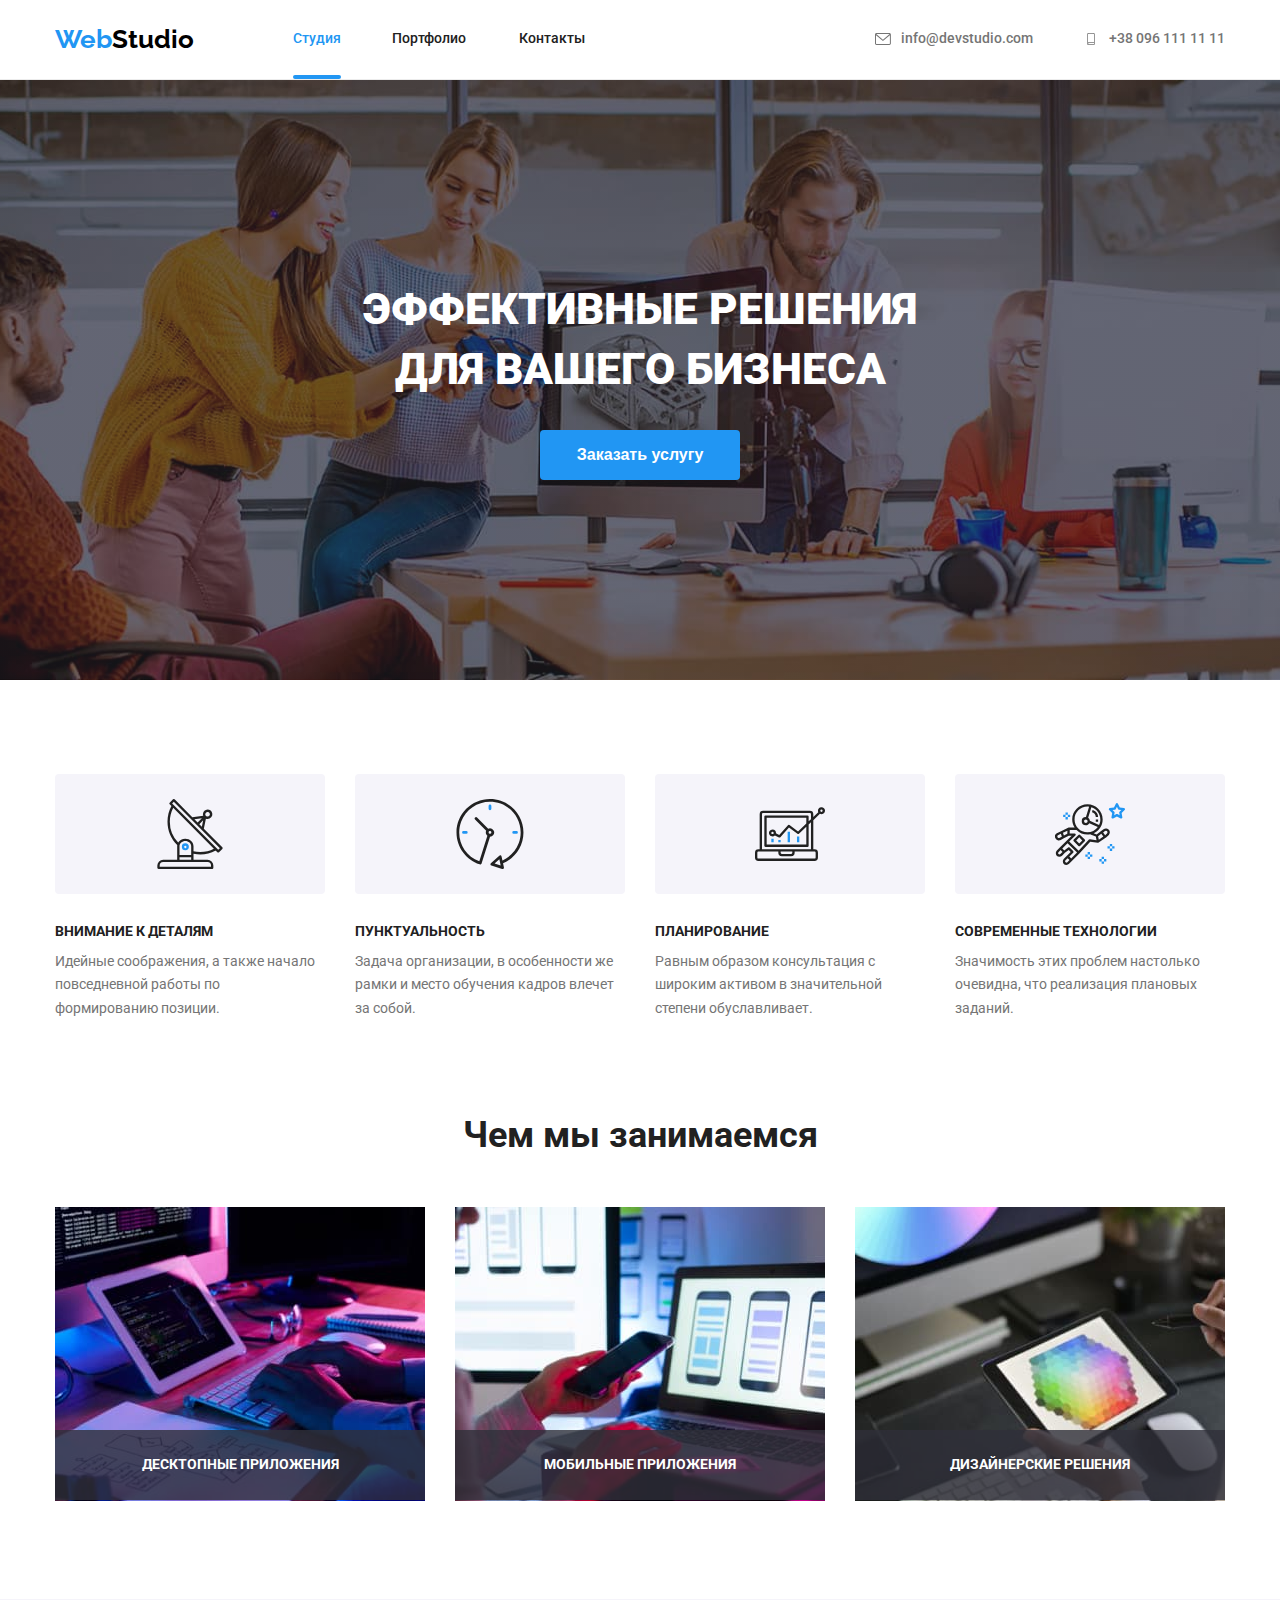
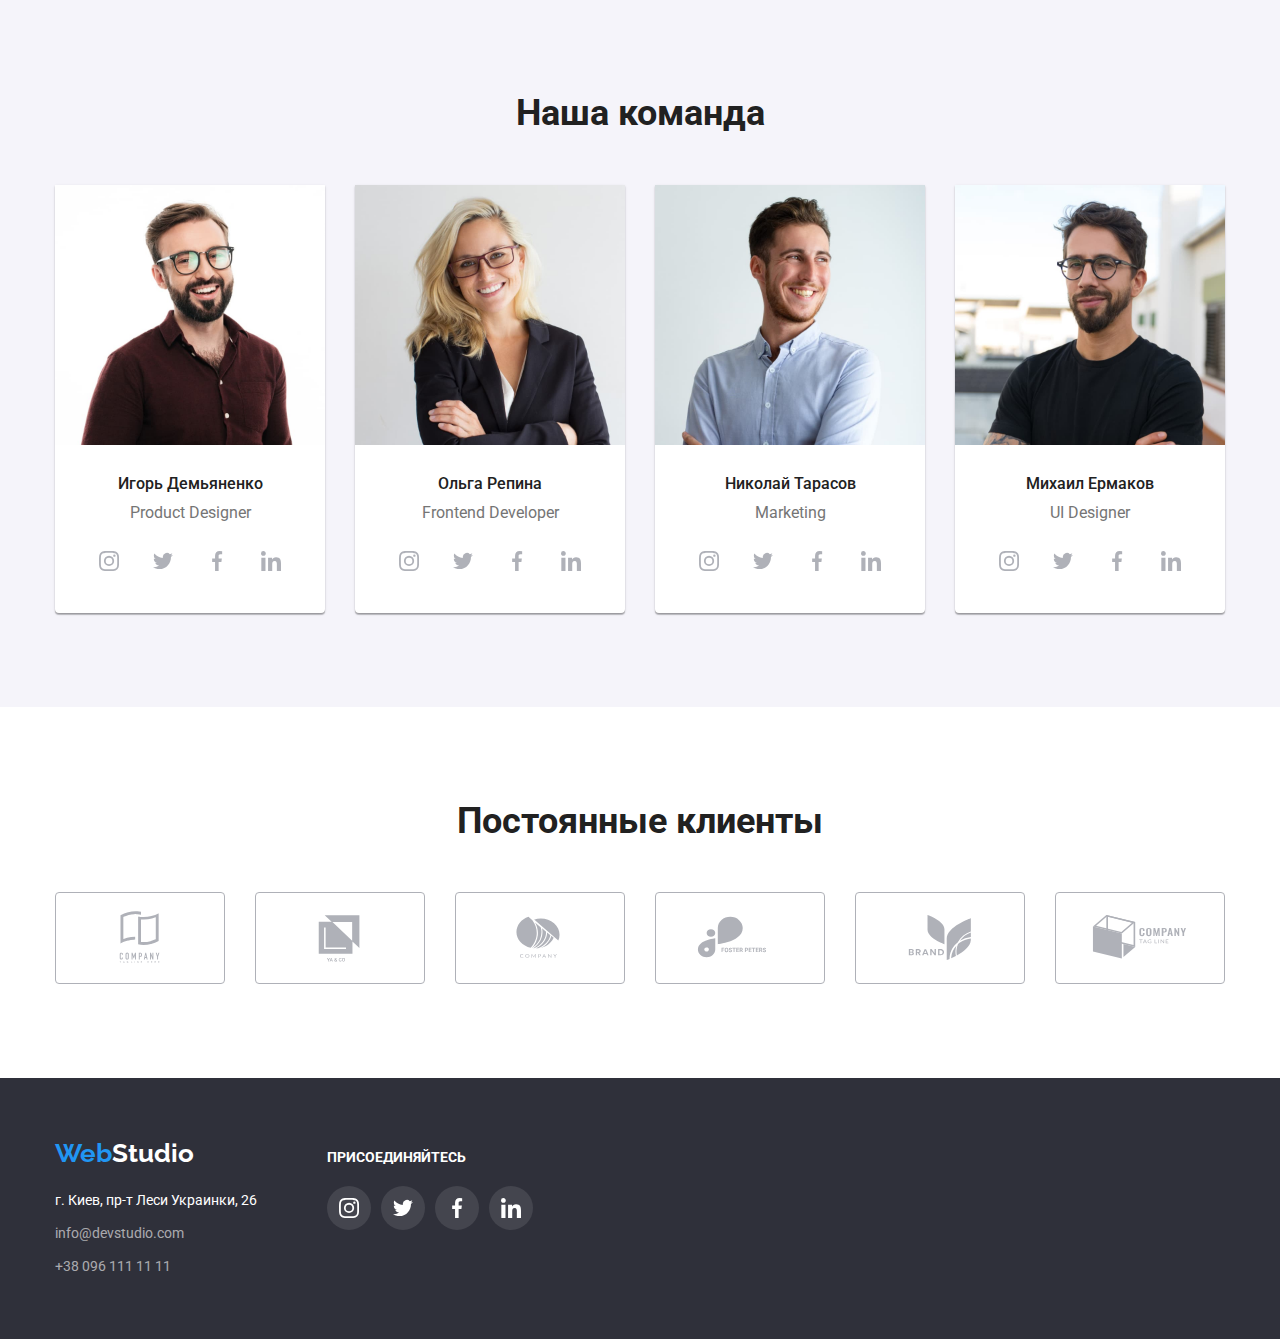
<file: index.html>
<!DOCTYPE html>
<html lang="ru">
  <head>
    <meta charset="UTF-8" />
    <meta http-equiv="X-UA-Compatible" content="IE=edge" />
    <meta name="viewport" content="width=device-width, initial-scale=1.0" />
    <title>Студия</title>
    <link rel="preconnect" href="https://fonts.googleapis.com" />
    <link rel="preconnect" href="https://fonts.gstatic.com" crossorigin />
    <link
      rel="stylesheet"
      href="https://cdnjs.cloudflare.com/ajax/libs/modern-normalize/1.1.0/modern-normalize.min.css"
      integrity="sha512-wpPYUAdjBVSE4KJnH1VR1HeZfpl1ub8YT/NKx4PuQ5NmX2tKuGu6U/JRp5y+Y8XG2tV+wKQpNHVUX03MfMFn9Q=="
      crossorigin="anonymous"
      referrerpolicy="no-referrer"
    />
    <link
      href="https://fonts.googleapis.com/css2?family=Raleway:wght@700&family=Roboto:wght@400;500;700;900&display=swap"
      rel="stylesheet"
    />
    <link rel="stylesheet" href="./css/styles.css" />
  </head>
  <body>
    <header class="page-header">
      <div class="container">
        <nav class="nav-panel">
          <a href="./index.html" class="logo-text"><span>Web</span>Studio</a>
          <ul class="nav-links">
            <li><a href="./index.html" class="current">Студия</a></li>
            <li><a href="./portfolio.html">Портфолио</a></li>
            <li><a href="">Контакты</a></li>
          </ul>
        </nav>

        <ul class="header-contacts">
          <li class="header-contacts-item">
            <a href="mailto:info@devstudio.com" class="header-contacts-link">
              <svg width="16" height="12" class="header-contacts-icon">
                <use href="./img/icons.svg#letter"></use>
              </svg>
              <span>info@devstudio.com</span>
            </a>
          </li>
          <li class="header-contacts-item">
            <a href="tel:380961111111" class="header-contacts-link">
              <svg width="16" height="12" class="header-contacts-icon">
                <use href="./img/icons.svg#phone"></use>
              </svg>
              <span>+38 096 111 11 11</span>
            </a>
          </li>
        </ul>
      </div>
    </header>

    <main>
      <section class="hero section">
        <div class="container hero-cont">
          <h1>Эффективные решения<br />для вашего бизнеса</h1>
          <button type="button" data-modal-open>Заказать услугу</button>
        </div>
      </section>

      <div class="backdrop is-hidden" data-modal>
        <div class="modal">
          <button class="close" data-modal-close>
            <svg class="close-icon">
              <use href="./img/icons.svg#close"></use>
            </svg>
          </button>
        </div>
      </div>

      <section class="section principles">
        <div class="container">
          <h2 class="visually-hidden">Принципы</h2>
          <ul class="principles-list">
            <li>
              <div class="principles-list-icon">
                <svg width="70" height="70">
                  <use href="./img/icons.svg#antenna"></use>
                </svg>
              </div>
              <h3>Внимание к деталям</h3>
              <p>
                Идейные соображения, а также начало повседневной работы по формированию позиции.
              </p>
            </li>
            <li>
              <div class="principles-list-icon">
                <svg width="70" height="70">
                  <use href="./img/icons.svg#clock"></use>
                </svg>
              </div>
              <h3>Пунктуальность</h3>
              <p>
                Задача организации, в особенности же рамки и место обучения кадров влечет за собой.
              </p>
            </li>
            <li>
              <div class="principles-list-icon">
                <svg width="70" height="70">
                  <use href="./img/icons.svg#diagram"></use>
                </svg>
              </div>
              <h3>Планирование</h3>
              <p>
                Равным образом консультация с широким активом в значительной степени обуславливает.
              </p>
            </li>
            <li>
              <div class="principles-list-icon">
                <svg width="70" height="70">
                  <use href="./img/icons.svg#astronaut"></use>
                </svg>
              </div>
              <h3>Современные технологии</h3>
              <p>Значимость этих проблем настолько очевидна, что реализация плановых заданий.</p>
            </li>
          </ul>
        </div>
      </section>

      <section class="section job">
        <div class="container">
          <h2 class="section-title">Чем мы занимаемся</h2>
          <ul class="job-list">
            <li>
              <a href=""
                ><img src="./img/index/img.jpg" alt="Верстка" width="370" />
                <p class="job-desc">Десктопные приложения</p>
              </a>
            </li>
            <li>
              <a href=""
                ><img src="./img/index/img(1).jpg" alt="Адаптивный дизайн" width="370" />
                <p class="job-desc">Мобильные приложения</p>
              </a>
            </li>
            <li>
              <a href=""
                ><img src="./img/index/img(2).jpg" alt="Оформление стилей" width="370" />
                <p class="job-desc">Дизайнерские решения</p>
              </a>
            </li>
          </ul>
        </div>
      </section>

      <section class="section team-section">
        <div class="container">
          <h2 class="section-title">Наша команда</h2>
          <ul class="team-list">
            <li class="team-list-item">
              <img
                class="team-list-image"
                src="./img/index/img(4).jpg"
                alt="Игорь Демьяненко"
                width="270"
              />
              <h3 class="team-list-title">Игорь Демьяненко</h3>
              <p class="team-list-text">Product Designer</p>
              <ul class="social-links">
                <li class="social-links-item">
                  <a href="" class="social-link">
                    <svg width="20" height="20" class="social-icon">
                      <use href="./img/icons.svg#instagram"></use>
                    </svg>
                  </a>
                </li>
                <li class="social-links-item">
                  <a href="" class="social-link">
                    <svg width="20" height="20" class="social-icon">
                      <use href="./img/icons.svg#twitter"></use>
                    </svg>
                  </a>
                </li>
                <li class="social-links-item">
                  <a href="" class="social-link">
                    <svg width="20" height="20" class="social-icon">
                      <use href="./img/icons.svg#facebook"></use>
                    </svg>
                  </a>
                </li>
                <li class="social-links-item">
                  <a href="" class="social-link">
                    <svg width="20" height="20" class="social-icon">
                      <use href="./img/icons.svg#linkedin"></use>
                    </svg>
                  </a>
                </li>
              </ul>
            </li>
            <li class="team-list-item">
              <img
                class="team-list-image"
                src="./img/index/img(5).jpg"
                alt="Ольга Репина"
                width="270"
              />
              <h3 class="team-list-title">Ольга Репина</h3>
              <p class="team-list-text">Frontend Developer</p>
              <ul class="social-links">
                <li class="social-links-item">
                  <a href="" class="social-link">
                    <svg width="20" height="20" class="social-icon">
                      <use href="./img/icons.svg#instagram"></use>
                    </svg>
                  </a>
                </li>
                <li class="social-links-item">
                  <a href="" class="social-link">
                    <svg width="20" height="20" class="social-icon">
                      <use href="./img/icons.svg#twitter"></use>
                    </svg>
                  </a>
                </li>
                <li class="social-links-item">
                  <a href="" class="social-link">
                    <svg width="20" height="20" class="social-icon">
                      <use href="./img/icons.svg#facebook"></use>
                    </svg>
                  </a>
                </li>
                <li class="social-links-item">
                  <a href="" class="social-link">
                    <svg width="20" height="20" class="social-icon">
                      <use href="./img/icons.svg#linkedin"></use>
                    </svg>
                  </a>
                </li>
              </ul>
            </li>
            <li class="team-list-item">
              <img
                class="team-list-image"
                src="./img/index/img(6).jpg"
                alt="Николай Тарасов"
                width="270"
              />
              <h3 class="team-list-title">Николай Тарасов</h3>
              <p class="team-list-text">Marketing</p>
              <ul class="social-links">
                <li class="social-links-item">
                  <a href="" class="social-link">
                    <svg width="20" height="20" class="social-icon">
                      <use href="./img/icons.svg#instagram"></use>
                    </svg>
                  </a>
                </li>
                <li class="social-links-item">
                  <a href="" class="social-link">
                    <svg width="20" height="20" class="social-icon">
                      <use href="./img/icons.svg#twitter"></use>
                    </svg>
                  </a>
                </li>
                <li class="social-links-item">
                  <a href="" class="social-link">
                    <svg width="20" height="20" class="social-icon">
                      <use href="./img/icons.svg#facebook"></use>
                    </svg>
                  </a>
                </li>
                <li class="social-links-item">
                  <a href="" class="social-link">
                    <svg width="20" height="20" class="social-icon">
                      <use href="./img/icons.svg#linkedin"></use>
                    </svg>
                  </a>
                </li>
              </ul>
            </li>
            <li class="team-list-item">
              <img
                class="team-list-image"
                src="./img/index/img(7).jpg"
                alt="Михаил Ермаков"
                width="270"
              />
              <h3 class="team-list-title">Михаил Ермаков</h3>
              <p class="team-list-text">UI Designer</p>
              <ul class="social-links">
                <li class="social-links-item">
                  <a href="" class="social-link">
                    <svg width="20" height="20" class="social-icon">
                      <use href="./img/icons.svg#instagram"></use>
                    </svg>
                  </a>
                </li>
                <li class="social-links-item">
                  <a href="" class="social-link">
                    <svg width="20" height="20" class="social-icon">
                      <use href="./img/icons.svg#twitter"></use>
                    </svg>
                  </a>
                </li>
                <li class="social-links-item">
                  <a href="" class="social-link">
                    <svg width="20" height="20" class="social-icon">
                      <use href="./img/icons.svg#facebook"></use>
                    </svg>
                  </a>
                </li>
                <li class="social-links-item">
                  <a href="" class="social-link">
                    <svg width="20" height="20" class="social-icon">
                      <use href="./img/icons.svg#linkedin"></use>
                    </svg>
                  </a>
                </li>
              </ul>
            </li>
          </ul>
        </div>
      </section>

      <section class="section partners">
        <div class="container">
          <h2 class="section-title">Постоянные клиенты</h2>
          <ul class="partners-list">
            <li class="partners-item">
              <a href="" class="partners-link">
                <svg width="106" height="60" class="partners-icon">
                  <use href="./img/icons.svg#Logo"></use>
                </svg>
              </a>
            </li>
            <li class="partners-item">
              <a href="" class="partners-link">
                <svg width="106" height="60" class="partners-icon">
                  <use href="./img/icons.svg#Logo-1"></use>
                </svg>
              </a>
            </li>
            <li class="partners-item">
              <a href="" class="partners-link">
                <svg width="106" height="60" class="partners-icon">
                  <use href="./img/icons.svg#Logo-2"></use>
                </svg>
              </a>
            </li>
            <li class="partners-item">
              <a href="" class="partners-link">
                <svg width="106" height="60" class="partners-icon">
                  <use href="./img/icons.svg#Logo-3"></use>
                </svg>
              </a>
            </li>
            <li class="partners-item">
              <a href="" class="partners-link">
                <svg width="106" height="60" class="partners-icon">
                  <use href="./img/icons.svg#Logo-4"></use>
                </svg>
              </a>
            </li>
            <li class="partners-item">
              <a href="" class="partners-link">
                <svg width="106" height="60" class="partners-icon">
                  <use href="./img/icons.svg#Logo-5"></use>
                </svg>
              </a>
            </li>
          </ul>
        </div>
      </section>
    </main>

    <footer class="footer">
      <div class="container">
        <section class="foot-contacts">
          <a href="./index.html" class="logo-text"><span>Web</span>Studio</a>
          <address>
            <ul class="footer-contacts">
              <li>
                <a href="" target="_blank" rel="noopener noreferrer" class="adress"
                  >г. Киев, пр-т Леси Украинки, 26</a
                >
              </li>
              <li><a href="mailto:info@devstudio.com">info@devstudio.com</a></li>
              <li><a href="tel:380961111111">+38 096 111 11 11</a></li>
            </ul>
          </address>
        </section>

        <section class="footer-social-links-section">
          <h2 class="footer-social-links-title">присоединяйтесь</h2>
          <ul class="social-links">
            <li class="social-links-item">
              <a href="" class="social-link">
                <svg width="20" height="20" class="social-icon">
                  <use href="./img/icons.svg#instagram"></use>
                </svg>
              </a>
            </li>
            <li class="social-links-item">
              <a href="" class="social-link">
                <svg width="20" height="20" class="social-icon">
                  <use href="./img/icons.svg#twitter"></use>
                </svg>
              </a>
            </li>
            <li class="social-links-item">
              <a href="" class="social-link">
                <svg width="20" height="20" class="social-icon">
                  <use href="./img/icons.svg#facebook"></use>
                </svg>
              </a>
            </li>
            <li class="social-links-item">
              <a href="" class="social-link">
                <svg width="20" height="20" class="social-icon">
                  <use href="./img/icons.svg#linkedin"></use>
                </svg>
              </a>
            </li>
          </ul>
        </section>
      </div>
    </footer>

    <script src="./js/modal.js"></script>
  </body>
</html>
</file>
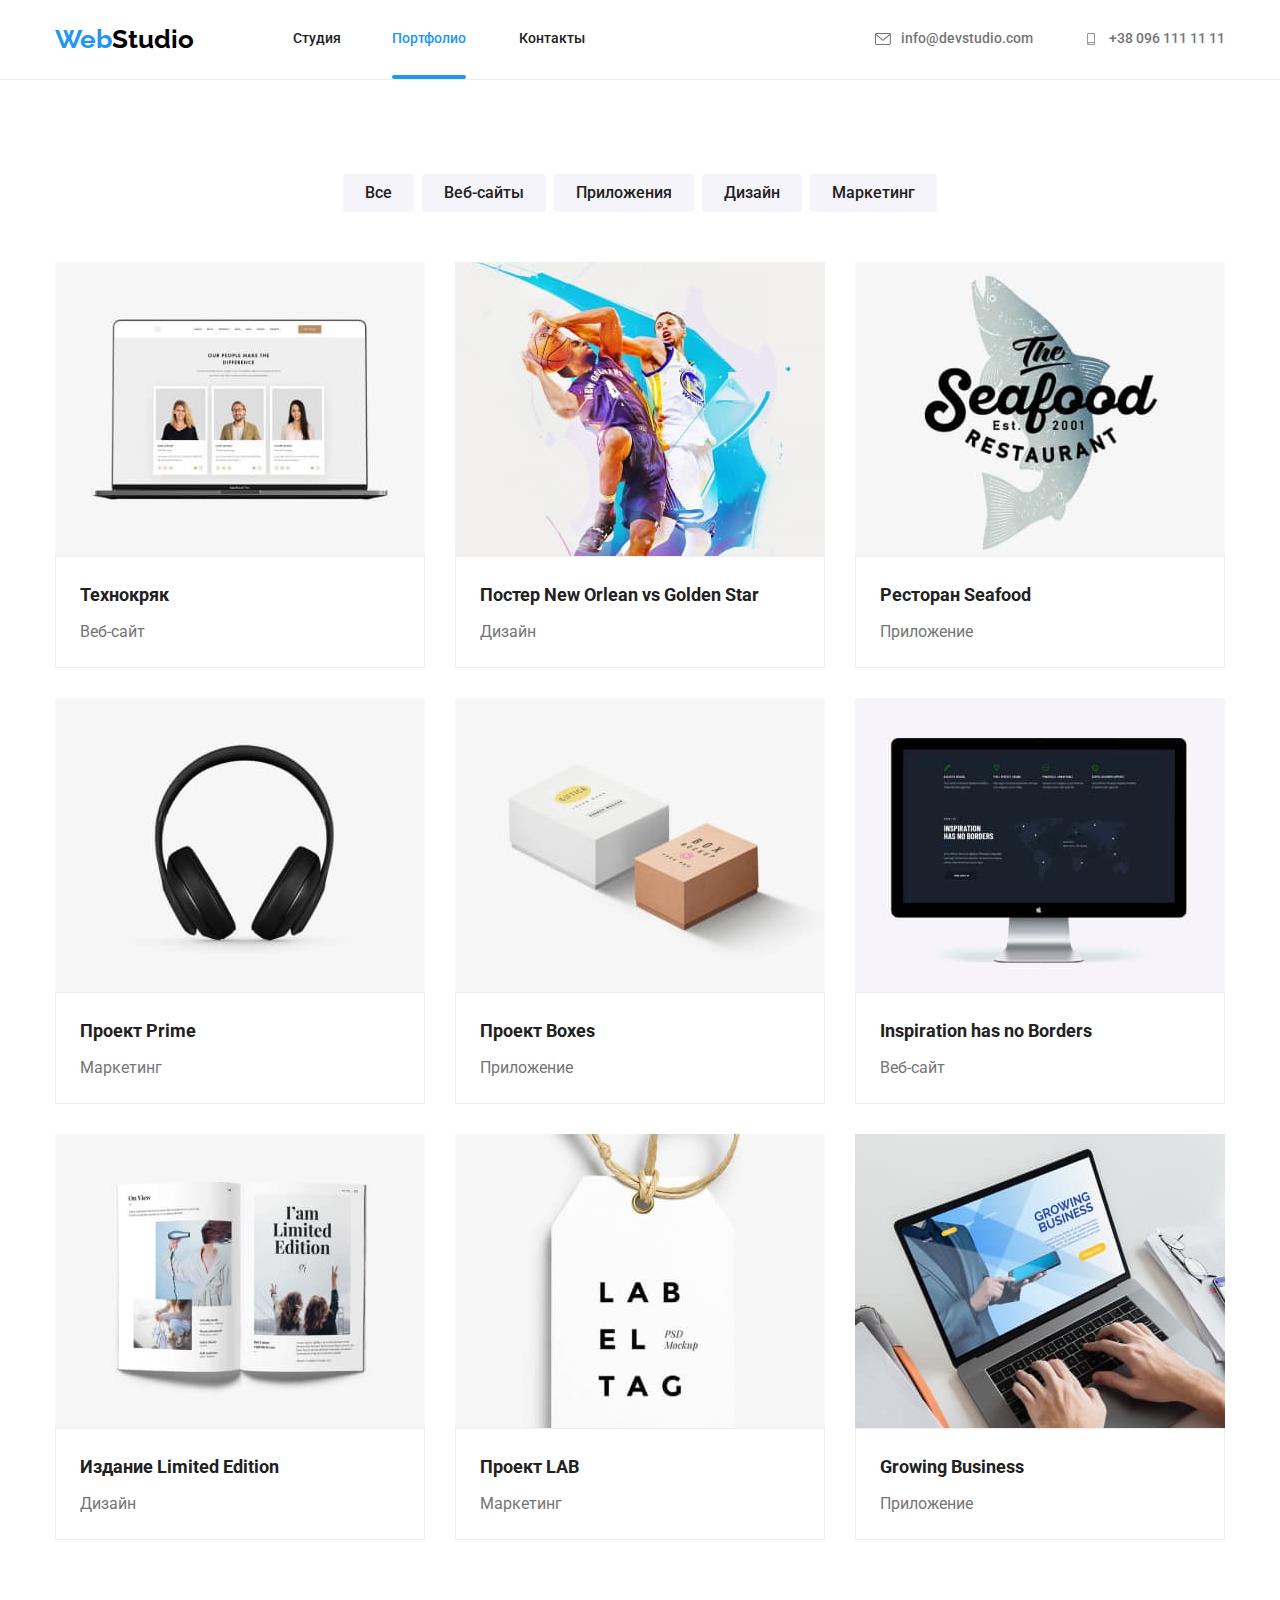
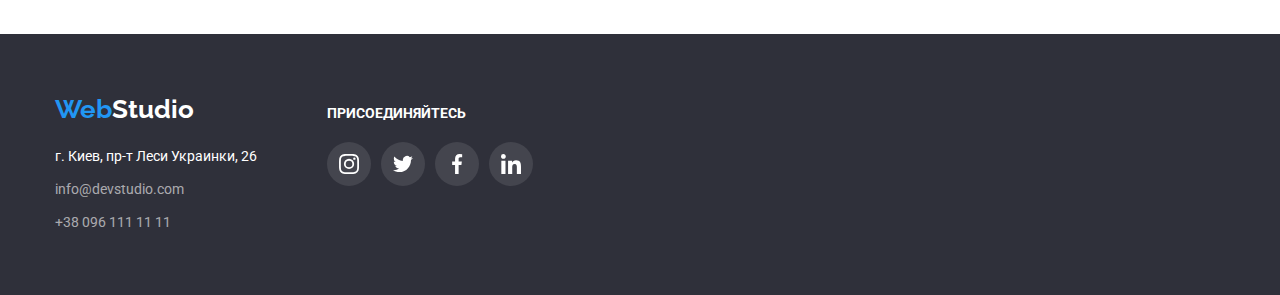
<file: portfolio.html>
<!DOCTYPE html>
<html lang="ru">
  <head>
    <meta charset="UTF-8" />
    <meta http-equiv="X-UA-Compatible" content="IE=edge" />
    <meta name="viewport" content="width=device-width, initial-scale=1.0" />
    <title>Портфолио</title>
    <link rel="preconnect" href="https://fonts.googleapis.com" />
    <link rel="preconnect" href="https://fonts.gstatic.com" crossorigin />
    <link
      rel="stylesheet"
      href="https://cdnjs.cloudflare.com/ajax/libs/modern-normalize/1.1.0/modern-normalize.min.css"
      integrity="sha512-wpPYUAdjBVSE4KJnH1VR1HeZfpl1ub8YT/NKx4PuQ5NmX2tKuGu6U/JRp5y+Y8XG2tV+wKQpNHVUX03MfMFn9Q=="
      crossorigin="anonymous"
      referrerpolicy="no-referrer"
    />
    <link
      href="https://fonts.googleapis.com/css2?family=Raleway:wght@700&family=Roboto:wght@400;500;700;900&display=swap"
      rel="stylesheet"
    />
    <link rel="stylesheet" href="./css/styles.css" />
  </head>
  <body>
    <header class="page-header">
      <div class="container cont-header">
        <nav class="nav-panel">
          <a href="./index.html" class="logo-text"><span>Web</span>Studio</a>
          <ul class="nav-links">
            <li><a href="./index.html">Студия</a></li>
            <li><a href="./portfolio.html" class="current">Портфолио</a></li>
            <li><a href="">Контакты</a></li>
          </ul>
        </nav>

        <ul class="header-contacts">
          <li class="header-contacts-item">
            <a href="mailto:info@devstudio.com" class="header-contacts-link">
              <svg width="16" height="12" class="header-contacts-icon">
                <use href="./img/icons.svg#letter"></use>
              </svg>
              <span>info@devstudio.com</span>
            </a>
          </li>
          <li class="header-contacts-item">
            <a href="tel:380961111111" class="header-contacts-link">
              <svg width="16" height="12" class="header-contacts-icon">
                <use href="./img/icons.svg#phone"></use>
              </svg>
              <span>+38 096 111 11 11</span>
            </a>
          </li>
        </ul>
      </div>
    </header>

    <main>
      <section class="section">
        <div class="container cont-main">
          <h1 class="visually-hidden">Портфолио</h1>

          <ul class="sort-btn-list">
            <li><button type="button">Все</button></li>
            <li><button type="button">Веб-сайты</button></li>
            <li><button type="button">Приложения</button></li>
            <li><button type="button">Дизайн</button></li>
            <li><button type="button">Маркетинг</button></li>
          </ul>

          <ul class="cards-list">
            <li class="card">
              <a href="" class="card-link">
                <div class="img-and-text">
                  <img src="./img/portfolio/img1.jpg" alt="Пример нашего вебсайта" width="370" />
                  <div class="animated-text">
                    <p class="description-text">
                      Технокряк это современная площадка распространения коронавируса. Компании<br />
                      используют эту платформу для цифрового шпионажа и атак на защищённые сервера
                      конкурентов.
                    </p>
                  </div>
                </div>
                <div class="description">
                  <h2 class="cards-title">Технокряк</h2>
                  <p>Веб-сайт</p>
                </div>
              </a>
            </li>
            <li class="card">
              <a href="" class="card-link">
                <div class="img-and-text">
                  <img
                    src="./img/portfolio/img2.jpg"
                    alt="Пример дизайна постера (баскетболисты борются за мяч)"
                    width="370"
                  />
                  <div class="animated-text">
                    <p class="description-text">
                      Технокряк это современная площадка распространения коронавируса. Компании<br />
                      используют эту платформу для цифрового шпионажа и атак на защищённые сервера
                      конкурентов.
                    </p>
                  </div>
                </div>
                <div class="description">
                  <h2 class="cards-title">
                    Постер <span lang="en">New Orlean vs Golden Star</span>
                  </h2>
                  <p>Дизайн</p>
                </div>
              </a>
            </li>
            <li class="card">
              <a href="" class="card-link">
                <div class="img-and-text">
                  <img
                    src="./img/portfolio/img3.jpg"
                    alt="Пример нашего приложения (приложение ресторана)"
                    width="370"
                  />
                  <div class="animated-text">
                    <p class="description-text">
                      Технокряк это современная площадка распространения коронавируса. Компании<br />
                      используют эту платформу для цифрового шпионажа и атак на защищённые сервера
                      конкурентов.
                    </p>
                  </div>
                </div>
                <div class="description">
                  <h2 class="cards-title">Ресторан <span lang="en">Seafood</span></h2>
                  <p>Приложение</p>
                </div>
              </a>
            </li>
            <li class="card">
              <a href="" class="card-link">
                <div class="img-and-text">
                  <img src="./img/portfolio/img4.jpg" alt="Наушники" width="370" />
                  <div class="animated-text">
                    <p class="description-text">
                      Технокряк это современная площадка распространения коронавируса. Компании<br />
                      используют эту платформу для цифрового шпионажа и атак на защищённые сервера
                      конкурентов.
                    </p>
                  </div>
                </div>
                <div class="description">
                  <h2 class="cards-title">Проект <span lang="en">Prime</span></h2>
                  <p>Маркетинг</p>
                </div>
              </a>
            </li>
            <li class="card">
              <a href="" class="card-link">
                <div class="img-and-text">
                  <img src="./img/portfolio/img5.jpg" alt="Две коробки" width="370" />
                  <div class="animated-text">
                    <p class="description-text">
                      Технокряк это современная площадка распространения коронавируса. Компании<br />
                      используют эту платформу для цифрового шпионажа и атак на защищённые сервера
                      конкурентов.
                    </p>
                  </div>
                </div>
                <div class="description">
                  <h2 class="cards-title">Проект <span lang="en">Boxes</span></h2>
                  <p>Приложение</p>
                </div>
              </a>
            </li>
            <li class="card">
              <a href="" class="card-link">
                <div class="img-and-text">
                  <img src="./img/portfolio/img6.jpg" alt="Пример нашего вебсайта" width="370" />
                  <div class="animated-text">
                    <p class="description-text">
                      Технокряк это современная площадка распространения коронавируса. Компании<br />
                      используют эту платформу для цифрового шпионажа и атак на защищённые сервера
                      конкурентов.
                    </p>
                  </div>
                </div>
                <div class="description">
                  <h2 lang="en" class="cards-title">Inspiration has no Borders</h2>
                  <p>Веб-сайт</p>
                </div>
              </a>
            </li>
            <li class="card">
              <a href="" class="card-link">
                <div class="img-and-text">
                  <img src="./img/portfolio/img7.jpg" alt="Дизайн нашей книги" width="370" />
                  <div class="animated-text">
                    <p class="description-text">
                      Технокряк это современная площадка распространения коронавируса. Компании<br />
                      используют эту платформу для цифрового шпионажа и атак на защищённые сервера
                      конкурентов.
                    </p>
                  </div>
                </div>
                <div class="description">
                  <h2 class="cards-title">Издание <span lang="en">Limited Edition</span></h2>
                  <p>Дизайн</p>
                </div>
              </a>
            </li>
            <li class="card">
              <a href="" class="card-link">
                <div class="img-and-text">
                  <img src="./img/portfolio/img8.jpg" alt="Лэйбел проекта" width="370" />
                  <div class="animated-text">
                    <p class="description-text">
                      Технокряк это современная площадка распространения коронавируса. Компании<br />
                      используют эту платформу для цифрового шпионажа и атак на защищённые сервера
                      конкурентов.
                    </p>
                  </div>
                </div>
                <div class="description">
                  <h2 class="cards-title">Проект <span lang="en">LAB</span></h2>
                  <p>Маркетинг</p>
                </div>
              </a>
            </li>
            <li class="card">
              <a href="" class="card-link">
                <div class="img-and-text">
                  <img
                    src="./img/portfolio/img9.jpg"
                    alt="Пример нашего приложения (приложение для развития бизнеса)"
                    width="370"
                  />
                  <div class="animated-text">
                    <p class="description-text">
                      Технокряк это современная площадка распространения коронавируса. Компании<br />
                      используют эту платформу для цифрового шпионажа и атак на защищённые сервера
                      конкурентов.
                    </p>
                  </div>
                </div>
                <div class="description">
                  <h2 lang="en" class="cards-title">Growing Business</h2>
                  <p>Приложение</p>
                </div>
              </a>
            </li>
          </ul>
        </div>
      </section>
    </main>

    <footer class="footer">
      <div class="container">
        <section class="foot-contacts">
          <a href="./index.html" class="logo-text"><span>Web</span>Studio</a>
          <address>
            <ul class="footer-contacts">
              <li>
                <a href="" target="_blank" rel="noopener noreferrer" class="adress"
                  >г. Киев, пр-т Леси Украинки, 26</a
                >
              </li>
              <li><a href="mailto:info@devstudio.com">info@devstudio.com</a></li>
              <li><a href="tel:380961111111">+38 096 111 11 11</a></li>
            </ul>
          </address>
        </section>

        <section class="footer-social-links-section">
          <h2 class="footer-social-links-title">присоединяйтесь</h2>
          <ul class="social-links">
            <li class="social-links-item">
              <a href="" class="social-link">
                <svg width="20" height="20" class="social-icon">
                  <use href="./img/icons.svg#instagram"></use>
                </svg>
              </a>
            </li>
            <li class="social-links-item">
              <a href="" class="social-link">
                <svg width="20" height="20" class="social-icon">
                  <use href="./img/icons.svg#twitter"></use>
                </svg>
              </a>
            </li>
            <li class="social-links-item">
              <a href="" class="social-link">
                <svg width="20" height="20" class="social-icon">
                  <use href="./img/icons.svg#facebook"></use>
                </svg>
              </a>
            </li>
            <li class="social-links-item">
              <a href="" class="social-link">
                <svg width="20" height="20" class="social-icon">
                  <use href="./img/icons.svg#linkedin"></use>
                </svg>
              </a>
            </li>
          </ul>
        </section>
      </div>
    </footer>
  </body>
</html>
</file>
<file: css/styles.css>
:root {
  --hover-color: #2196f3;
  --second-color: #757575;
  --bg-1: #ffffff;
  --bg-2: #f5f4fa;
}

html {
  box-sizing: border-box;
}

*,
*::before,
*::after {
  box-sizing: border-box;
  margin: 0;
  padding: 0;
}

ul {
  list-style: none;
}

body,
h2,
h3,
a {
  color: #212121;
  font-family: 'Roboto', sans-serif;
  font-weight: 400;
  font-style: normal;
  font-size: 14px;
  line-height: 1.14;
}

a {
  text-decoration: none;
}

.container {
  width: 1200px;
  margin: 0 auto;
  padding: 0 15px;
}

.section {
  padding: 94px 0;
}

.section-title {
  font-weight: 700;
  font-size: 36px;
  line-height: 1.16;
  margin-bottom: 50px;
  text-align: center;
}

.visually-hidden {
  position: absolute;
  clip: rect(0 0 0 0);
  width: 1px;
  height: 1px;
  margin: -1px;
}

/* Header */
.page-header {
  border-bottom: 1px solid #ececec;
  padding: 24px 0;
}

.page-header .container {
  display: flex;
}

.nav-panel {
  display: flex;
  justify-content: space-between;
  margin-right: auto;
}

.logo-text {
  color: #000000;
  font-family: 'Raleway', sans-serif;
  font-weight: 700;
  font-size: 26px;
  line-height: 1.19;
  margin-right: 93px;
  width: 145px;
}

.logo-text span {
  color: var(--hover-color);
}

.nav-links {
  display: flex;
  align-items: center;
}

.nav-links > li:not(:last-child) {
  margin-right: 50px;
}

.nav-links > li:first-child {
  width: 49px;
}

.nav-links > li:nth-child(2) {
  width: 77px;
}

.nav-links > li:last-child {
  width: 68px;
}

.nav-links a {
  font-weight: 500;

  transition: color 250ms cubic-bezier(0.4, 0, 0.2, 1);

  position: relative;
}

.nav-links a:hover,
.nav-links a:focus {
  color: var(--hover-color);
}

.nav-links a:not(.current):after {
  position: absolute;
  top: 44.6px;
  left: 0;

  content: '';
  width: 100%;
  height: 4px;
  background-color: var(--hover-color);
  border-radius: 2px;

  transition: transform 250ms cubic-bezier(0.4, 0, 0.2, 1);
  transform: scale(0);
}

.nav-links a:not(.current):hover:after {
  transform: scale(1);
}

.nav-links a.current {
  color: var(--hover-color);
}

.nav-links a.current::after {
  position: absolute;
  top: 44.6px;
  left: 0;

  content: '';
  width: 100%;
  height: 4px;
  background-color: var(--hover-color);
  border-radius: 2px;
}

.header-contacts {
  display: flex;
  align-items: center;
}

.header-contacts > .header-contacts-item:not(:last-child) {
  margin-right: 50px;
}

.header-contacts .header-contacts-link {
  color: var(--second-color);
  font-weight: 500;
  display: flex;
  align-items: center;

  transition: color 250ms cubic-bezier(0.4, 0, 0.2, 1);
}

.header-contacts .header-contacts-link:hover,
.header-contacts .header-contacts-link:focus {
  color: var(--hover-color);
}

.header-contacts-icon {
  fill: currentColor;
  margin-right: 10px;
}

/* index.html */

/* Hero */
.hero-cont {
  text-align: center;
}

.hero {
  max-width: 1600px;
  margin: 0 auto;
  background-color: #c4c4c4;
  padding: 200px 0;
  background-image: linear-gradient(to right, rgba(47, 48, 58, 0.4), rgba(47, 48, 58, 0.4)),
    url('../img/index/hero_bg.jpg');
  background-size: 1600px;
  background-repeat: no-repeat;
  background-position: center;
}

.hero h1 {
  text-transform: uppercase;
  color: var(--bg-1);
  font-weight: 900;
  font-size: 44px;
  line-height: 1.36;
  word-wrap: break-word;
  text-align: center;
  margin: 0 auto 30px auto;
}

.hero button {
  background-color: var(--hover-color);
  color: var(--bg-1);
  font-weight: 700;
  font-size: 16px;
  line-height: 1.875;
  width: 200px;
  padding: 10px 32px;
  border-radius: 4px;
  border: none;
}

.hero button:hover {
  cursor: pointer;
}

/* Main */

/* Principles */

.principles-list {
  display: flex;
  justify-content: space-between;
}

.principles-list-icon {
  background-color: var(--bg-2);
  display: flex;
  justify-content: center;
  align-items: center;
  height: 120px;
  margin-bottom: 30px;
  border-radius: 4px;
}

.principles-list h3 {
  font-weight: 700;
  text-transform: uppercase;
  margin-bottom: 10px;
}

.principles-list p {
  color: var(--second-color);
  line-height: 1.71;
  width: 270px;
}

/* Job */

.section.job {
  padding: 0 0 94px 0;
}

.job-list {
  display: flex;
}

.job-list li:not(:last-child) {
  margin-right: 30px;
}

.job-list a {
  position: relative;
}

.job-desc {
  display: block;
  color: #ffffff;
  height: 70px;
  width: 100%;
  font-weight: 700;
  text-transform: uppercase;
  background-color: rgba(47, 48, 58, 0.8);

  display: flex;
  justify-content: center;
  align-items: center;

  position: absolute;
  bottom: 4px;
}

/* Team */

.team-section {
  background-color: var(--bg-2);
}

.team-list {
  display: flex;
}

.team-list .team-list-item {
  text-align: center;
  padding-bottom: 30px;
  background-color: var(--bg-1);
  box-shadow: 0px 1px 3px rgba(0, 0, 0, 0.12), 0px 1px 1px rgba(0, 0, 0, 0.14),
    0px 2px 1px rgba(0, 0, 0, 0.2);
  border-radius: 0px 0px 4px 4px;
}

.team-list .team-list-item:not(:last-child) {
  margin-right: 30px;
}

.team-list .team-list-image {
  display: block;
  margin-bottom: 30px;
}

.team-list .team-list-title {
  font-weight: 500;
  font-size: 16px;
  line-height: 1.18;
  margin-bottom: 10px;
}

.team-list .team-list-text {
  color: var(--second-color);
  font-size: 16px;
  line-height: 1.18;
  margin-bottom: 16px;
}

.social-links {
  display: flex;
  padding: 0 32px;
}

.social-links-item:not(:last-child) {
  margin-right: 10px;
}

.social-link {
  width: 44px;
  height: 44px;
  border-radius: 50%;
  display: flex;
  align-items: center;
  justify-content: center;
  color: #afb1b8;

  transition: color 250ms cubic-bezier(0.4, 0, 0.2, 1),
    background-color 250ms cubic-bezier(0.4, 0, 0.2, 1);
}

.social-link:hover,
.social-link:focus {
  background-color: var(--hover-color);
  color: var(--bg-1);
}

.social-icon {
  fill: currentColor;
}

/* Partners */

.partners-list {
  display: flex;
}

.partners-item:not(:last-child) {
  margin-right: 30px;
}

.partners-link {
  display: flex;
  justify-content: center;
  align-items: center;
  width: 170px;
  height: 92px;
  border: 1px solid #afb1b8;
  border-radius: 4px;
  color: #afb1b8;

  transition: color 250ms cubic-bezier(0.4, 0, 0.2, 1),
    border-color 250ms cubic-bezier(0.4, 0, 0.2, 1);
}

.partners-link:hover,
.partners-link:focus {
  color: var(--hover-color);
  border-color: var(--hover-color);
}

.partners-icon {
  fill: currentColor;
}

/* Modal */

.backdrop {
  background-color: rgba(0, 0, 0, 0.2);
  width: 100vw;
  height: 100vh;
  position: fixed;
  top: 0;
  z-index: 999;

  transition: transform 250ms cubic-bezier(0.4, 0, 0.2, 1),
    opacity 250ms cubic-bezier(0.4, 0, 0.2, 1);
}

.is-hidden {
  opacity: 0;
  pointer-events: none;
  transform: scale(0.5);
}

.modal {
  position: absolute;
  top: 50%;
  left: 50%;
  transform: translate(-50%, -50%);
  z-index: 1000;

  width: 528px;
  height: 581px;
  background-color: #ffffff;
  box-shadow: 0px 1px 3px rgba(0, 0, 0, 0.12), 0px 1px 1px rgba(0, 0, 0, 0.14),
    0px 2px 1px rgba(0, 0, 0, 0.2);
  border-radius: 4px;
}

.close {
  padding: 0;
  margin: 0;
  border-radius: 50%;
  display: block;
  width: 30px;
  height: 30px;
  display: flex;
  justify-content: center;
  align-items: center;
  background-color: #ffffff;
  border: 1px solid rgba(0, 0, 0, 0.1);

  position: absolute;
  top: 8px;
  right: 8px;
}

.close-icon {
  width: 18px;
  height: 18px;
}

/* Portfolio */

/* Buttons */
.sort-btn-list {
  display: flex;
  justify-content: center;
  margin-bottom: 50px;
}

.sort-btn-list button {
  background-color: var(--bg-2);
  color: var(--main-text-color);
  font-family: 'Roboto', sans-serif;
  font-weight: 500;
  font-size: 16px;
  line-height: 1.625;
  padding: 6px 22px;
  border: none;
  border-radius: 4px;

  transition: background-color 250ms cubic-bezier(0.4, 0, 0.2, 1),
    color 250ms cubic-bezier(0.4, 0, 0.2, 1), box-shadow 250ms cubic-bezier(0.4, 0, 0.2, 1);
}

.sort-btn-list button:hover,
.sort-btn-list button:focus {
  background-color: var(--hover-color);
  color: var(--bg-1);
  cursor: pointer;
  box-shadow: 0px 3px 1px rgba(0, 0, 0, 0.1), 0px 1px 2px rgba(0, 0, 0, 0.08),
    0px 2px 2px rgba(0, 0, 0, 0.12);
}

.sort-btn-list > li:not(:last-child) {
  margin-right: 8px;
}

/* Cards */
.cards-list {
  display: flex;
  flex-wrap: wrap;
}

.card {
  width: 370px;
  margin: 0 30px 30px 0;
}

.card:nth-child(3n + 3) {
  margin-right: 0;
}

.card:nth-child(n + 7) {
  margin-bottom: 0;
}

.card-link {
  transition: box-shadow 250ms cubic-bezier(0.4, 0, 0.2, 1);
}

.card-link:hover,
.card-link:focus {
  display: block;
  box-shadow: 0px 1px 1px rgba(0, 0, 0, 0.12), 0px 4px 4px rgba(0, 0, 0, 0.06),
    1px 4px 6px rgba(0, 0, 0, 0.16);
}

.img-and-text {
  overflow: hidden;
  position: relative;
}

.animated-text {
  height: 100%;
  position: absolute;
  padding: 63px 24px;
  background-color: rgba(33, 150, 243, 0.9);
  transition: transform 250ms cubic-bezier(0.4, 0, 0.2, 1);
}

.animated-text > .description-text {
  color: #ffffff;
  font-size: 18px;
  line-height: 1.55;
}

.card-link:hover .animated-text,
.card-link:focus .animated-text {
  transform: translateY(-100%);
}

.cards-list img {
  display: block;
}

.cards-list .description {
  padding: 20px 24px;
  border: 1px solid #eeeeee;
}

.cards-list .cards-title {
  font-weight: 700;
  font-size: 18px;
  line-height: 2;
  margin-bottom: 4px;
}

.description p {
  color: var(--second-color);
  font-size: 16px;
  line-height: 1.875;
}

/* Footer */

.footer {
  background-color: #2f303a;
  padding-top: 60px;
  padding-bottom: 60px;
}

.footer > .container {
  display: flex;
}

.foot-contacts {
  margin-right: 70px;
}

.footer .logo-text {
  display: inline-block;
  color: var(--bg-1);
  margin: 0 0 20px 0;
}

.footer-contacts li:not(:last-child) {
  margin-bottom: 9px;
}

.footer-contacts .adress {
  color: var(--bg-1);
}

.footer-contacts a {
  color: rgba(255, 255, 255, 0.6);
  line-height: 1.71;
}

.footer-social-links-section {
  padding-top: 12px;
}

.footer-social-links-title {
  font-weight: 700;
  text-transform: uppercase;
  color: var(--bg-1);
  margin-bottom: 20px;
}

.footer .social-links {
  padding: 0;
}

.footer .social-link {
  background-color: rgba(255, 255, 255, 0.1);
  color: var(--bg-1);

  transition: background-color 250ms cubic-bezier(0.4, 0, 0.2, 1);
}

.footer .social-link:hover,
.footer .social-link:focus {
  background-color: var(--hover-color);
}
</file>
